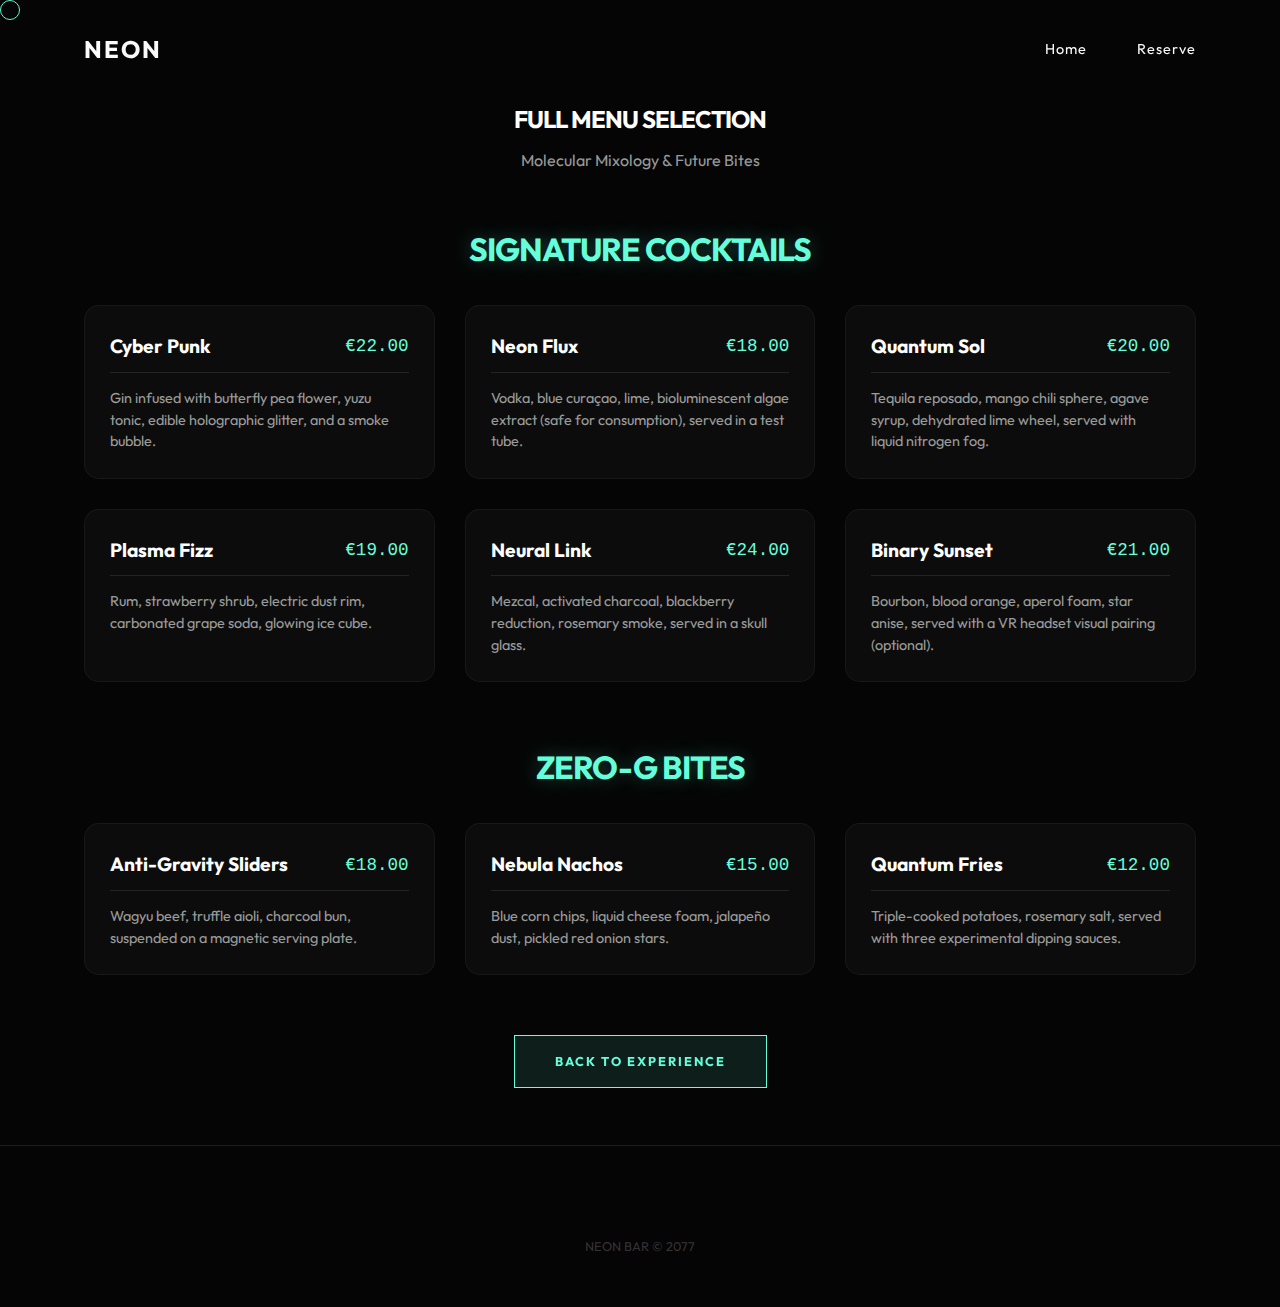
<file: NEON_cocktail/menu.html>
<!DOCTYPE html>
<html lang="it">

<head>
    <meta charset="UTF-8">
    <meta name="viewport" content="width=device-width, initial-scale=1.0">
    <title>NEON | Full Menu</title>
    <link rel="preconnect" href="https://fonts.googleapis.com">
    <link rel="preconnect" href="https://fonts.gstatic.com" crossorigin>
    <link href="https://fonts.googleapis.com/css2?family=Outfit:wght@300;500;700&display=swap" rel="stylesheet">
    <link rel="stylesheet" href="styles.css">
    <style>
        .menu-header {
            text-align: center;
            padding: 100px 0 50px;
        }

        .menu-category {
            margin-bottom: 60px;
        }

        .menu-category h3 {
            font-size: 2rem;
            color: var(--accent-color);
            margin-bottom: 30px;
            text-align: center;
            text-shadow: var(--accent-glow);
        }

        .menu-grid {
            display: grid;
            grid-template-columns: repeat(auto-fit, minmax(300px, 1fr));
            gap: 30px;
        }

        .menu-item {
            background: var(--bg-card);
            border: 1px solid rgba(255, 255, 255, 0.05);
            border-radius: 15px;
            padding: 25px;
            transition: var(--transition);
        }

        .menu-item:hover {
            border-color: var(--accent-color);
            transform: translateY(-5px);
            box-shadow: var(--accent-glow);
        }

        .item-header {
            display: flex;
            justify-content: space-between;
            align-items: center;
            margin-bottom: 15px;
            border-bottom: 1px solid rgba(255, 255, 255, 0.1);
            padding-bottom: 10px;
        }

        .item-name {
            font-size: 1.2rem;
            font-weight: 700;
            color: #fff;
        }

        .item-price {
            color: var(--accent-color);
            font-family: monospace;
            font-size: 1.1rem;
        }

        .item-desc {
            color: var(--text-muted);
            font-size: 0.9rem;
            line-height: 1.5;
        }

        .back-btn-container {
            text-align: center;
            margin-top: 50px;
            margin-bottom: 50px;
        }
    </style>
</head>

<body>
    <div class="cursor"></div>

    <header id="main-header">
        <div class="container header-content">
            <div class="logo">
                <h1>NEON</h1>
            </div>
            <nav>
                <ul class="nav-links">
                    <li><a href="index.html">Home</a></li>
                    <li><a href="index.html#reserve">Reserve</a></li>
                </ul>
            </nav>
        </div>
    </header>

    <main class="container">
        <div class="menu-header">
            <h2>Full Menu Selection</h2>
            <p style="color: var(--text-muted); margin-top: 10px;">Molecular Mixology & Future Bites</p>
        </div>

        <div class="menu-category">
            <h3>Signature Cocktails</h3>
            <div class="menu-grid">
                <div class="menu-item">
                    <div class="item-header">
                        <span class="item-name">Cyber Punk</span>
                        <span class="item-price">€22.00</span>
                    </div>
                    <p class="item-desc">Gin infused with butterfly pea flower, yuzu tonic, edible holographic glitter,
                        and a smoke bubble.</p>
                </div>
                <div class="menu-item">
                    <div class="item-header">
                        <span class="item-name">Neon Flux</span>
                        <span class="item-price">€18.00</span>
                    </div>
                    <p class="item-desc">Vodka, blue curaçao, lime, bioluminescent algae extract (safe for consumption),
                        served in a test tube.</p>
                </div>
                <div class="menu-item">
                    <div class="item-header">
                        <span class="item-name">Quantum Sol</span>
                        <span class="item-price">€20.00</span>
                    </div>
                    <p class="item-desc">Tequila reposado, mango chili sphere, agave syrup, dehydrated lime wheel,
                        served with liquid nitrogen fog.</p>
                </div>
                <div class="menu-item">
                    <div class="item-header">
                        <span class="item-name">Plasma Fizz</span>
                        <span class="item-price">€19.00</span>
                    </div>
                    <p class="item-desc">Rum, strawberry shrub, electric dust rim, carbonated grape soda, glowing ice
                        cube.</p>
                </div>
                <div class="menu-item">
                    <div class="item-header">
                        <span class="item-name">Neural Link</span>
                        <span class="item-price">€24.00</span>
                    </div>
                    <p class="item-desc">Mezcal, activated charcoal, blackberry reduction, rosemary smoke, served in a
                        skull glass.</p>
                </div>
                <div class="menu-item">
                    <div class="item-header">
                        <span class="item-name">Binary Sunset</span>
                        <span class="item-price">€21.00</span>
                    </div>
                    <p class="item-desc">Bourbon, blood orange, aperol foam, star anise, served with a VR headset visual
                        pairing (optional).</p>
                </div>
            </div>
        </div>

        <div class="menu-category">
            <h3>Zero-G Bites</h3>
            <div class="menu-grid">
                <div class="menu-item">
                    <div class="item-header">
                        <span class="item-name">Anti-Gravity Sliders</span>
                        <span class="item-price">€18.00</span>
                    </div>
                    <p class="item-desc">Wagyu beef, truffle aioli, charcoal bun, suspended on a magnetic serving plate.
                    </p>
                </div>
                <div class="menu-item">
                    <div class="item-header">
                        <span class="item-name">Nebula Nachos</span>
                        <span class="item-price">€15.00</span>
                    </div>
                    <p class="item-desc">Blue corn chips, liquid cheese foam, jalapeño dust, pickled red onion stars.
                    </p>
                </div>
                <div class="menu-item">
                    <div class="item-header">
                        <span class="item-name">Quantum Fries</span>
                        <span class="item-price">€12.00</span>
                    </div>
                    <p class="item-desc">Triple-cooked potatoes, rosemary salt, served with three experimental dipping
                        sauces.</p>
                </div>
            </div>
        </div>

        <div class="back-btn-container">
            <a href="index.html" class="btn">Back to Experience</a>
        </div>
    </main>

    <footer>
        <div class="container">
            <p class="copyright">NEON BAR © 2077</p>
        </div>
    </footer>

    <script>
        // Simple cursor script for this page
        const cursor = document.querySelector('.cursor');
        document.addEventListener('mousemove', (e) => {
            cursor.style.left = e.clientX + 'px';
            cursor.style.top = e.clientY + 'px';
        });

        document.querySelectorAll('a, .menu-item').forEach(el => {
            el.addEventListener('mouseenter', () => cursor.classList.add('hovered'));
            el.addEventListener('mouseleave', () => cursor.classList.remove('hovered'));
        });
    </script>
</body>

</html>
</file>
<file: NEON_cocktail/styles.css>
:root {
    --bg-color: #050505;
    --bg-card: rgba(255, 255, 255, 0.03);
    --text-main: #ffffff;
    --text-muted: rgba(255, 255, 255, 0.6);
    --accent-glow: 0 0 20px rgba(100, 255, 218, 0.3);
    --accent-color: #64ffda;
    /* Neon Cyan */
    --gradient-1: linear-gradient(45deg, #64ffda, #bd34fe);
    --font-main: 'Outfit', sans-serif;
    --transition: all 0.4s cubic-bezier(0.165, 0.84, 0.44, 1);
}

* {
    margin: 0;
    padding: 0;
    box-sizing: border-box;
}

body {
    font-family: var(--font-main);
    background-color: var(--bg-color);
    color: var(--text-main);
    line-height: 1.6;
    overflow-x: hidden;
    cursor: none;
    /* Custom cursor */
}

/* Custom Cursor */
.cursor {
    width: 20px;
    height: 20px;
    border: 1px solid var(--accent-color);
    border-radius: 50%;
    position: fixed;
    pointer-events: none;
    z-index: 9999;
    transition: transform 0.1s ease;
    mix-blend-mode: difference;
}

.cursor.hovered {
    transform: scale(2.5);
    background-color: var(--accent-color);
    opacity: 0.5;
    border: none;
}

h1,
h2,
h3,
h4 {
    font-weight: 700;
    text-transform: uppercase;
    letter-spacing: -1px;
}

a {
    text-decoration: none;
    color: inherit;
    transition: var(--transition);
}

ul {
    list-style: none;
}

.container {
    width: 90%;
    max-width: 1400px;
    /* Wider for modern look */
    margin: 0 auto;
    padding: 0 20px;
}

.section-padding {
    padding: 120px 0;
}

/* Buttons */
.btn {
    display: inline-block;
    padding: 15px 40px;
    border: 1px solid var(--accent-color);
    /* Changed border to accent color */
    background: rgba(100, 255, 218, 0.1);
    /* Slight tint */
    color: var(--accent-color);
    /* Text color matches accent */
    text-transform: uppercase;
    letter-spacing: 2px;
    font-size: 0.8rem;
    cursor: pointer;
    transition: var(--transition);
    backdrop-filter: blur(10px);
    position: relative;
    overflow: hidden;
    font-weight: 700;
}

.btn::before {
    content: '';
    position: absolute;
    top: 0;
    left: -100%;
    width: 100%;
    height: 100%;
    background: var(--accent-color);
    /* Solid neon fill on hover */
    transition: var(--transition);
    z-index: -1;
}

.btn:hover::before {
    left: 0;
}

.btn:hover {
    color: var(--bg-color);
    /* Black text on hover */
    box-shadow: var(--accent-glow);
}

/* Header */
#main-header {
    position: fixed;
    top: 0;
    left: 0;
    width: 100%;
    z-index: 1000;
    padding: 30px 0;
    mix-blend-mode: difference;
}

.header-content {
    display: flex;
    justify-content: space-between;
    align-items: center;
}

.logo h1 {
    font-size: 1.5rem;
    letter-spacing: 2px;
}

.nav-links {
    display: flex;
    gap: 50px;
}

.nav-links a {
    font-size: 0.9rem;
    letter-spacing: 1px;
    position: relative;
}

.nav-links a::after {
    content: '';
    position: absolute;
    bottom: -5px;
    left: 0;
    width: 0;
    height: 1px;
    background-color: var(--accent-color);
    transition: var(--transition);
}

.nav-links a:hover::after {
    width: 100%;
}

.lang-btn {
    background: transparent;
    border: 1px solid var(--accent-color);
    color: var(--accent-color);
    padding: 5px 15px;
    font-family: var(--font-main);
    cursor: pointer;
    font-size: 0.9rem;
    border-radius: 20px;
    transition: var(--transition);
    text-transform: uppercase;
    letter-spacing: 1px;
}

.lang-btn:hover {
    background: var(--accent-color);
    color: var(--bg-color);
    box-shadow: var(--accent-glow);
}

/* Hero */
.hero {
    height: 100vh;
    position: relative;
    display: flex;
    align-items: center;
    justify-content: center;
    overflow: hidden;
}

.hero-bg {
    position: absolute;
    top: 0;
    left: 0;
    width: 100%;
    height: 100%;
    background: url('https://images.unsplash.com/photo-1514362545857-3bc16c4c7d1b?q=80&w=2070&auto=format&fit=crop') no-repeat center center/cover;
    filter: brightness(0.4) contrast(1.2);
    z-index: -1;
    transform: scale(1.1);
    animation: breathe 20s infinite alternate;
}

@keyframes breathe {
    from {
        transform: scale(1.1);
    }

    to {
        transform: scale(1.2);
    }
}

.hero-content {
    text-align: center;
    z-index: 1;
}

.hero-content h2 {
    font-size: 6vw;
    /* Responsive large text */
    line-height: 0.9;
    margin-bottom: 20px;
    background: linear-gradient(to right, #fff, #aaa);
    -webkit-background-clip: text;
    background-clip: text;
    -webkit-text-fill-color: transparent;
    opacity: 0;
    transform: translateY(50px);
    animation: slideUp 1s forwards 0.5s;
}

.hero-content p {
    font-size: 1.2rem;
    color: var(--text-muted);
    margin-bottom: 40px;
    letter-spacing: 2px;
    opacity: 0;
    transform: translateY(30px);
    animation: slideUp 1s forwards 0.8s;
}

@keyframes slideUp {
    to {
        opacity: 1;
        transform: translateY(0);
    }
}

/* Bento Grid Menu */
.bento-grid {
    display: grid;
    grid-template-columns: repeat(4, 1fr);
    grid-template-rows: repeat(2, 300px);
    gap: 20px;
}

.bento-item {
    background: var(--bg-card);
    border: 1px solid rgba(255, 255, 255, 0.05);
    border-radius: 20px;
    padding: 30px;
    position: relative;
    overflow: hidden;
    transition: var(--transition);
    display: flex;
    flex-direction: column;
    justify-content: flex-end;
    backdrop-filter: blur(10px);
}

.bento-item:hover {
    transform: translateY(-5px) scale(1.02);
    border-color: rgba(255, 255, 255, 0.2);
    box-shadow: 0 20px 40px rgba(0, 0, 0, 0.5);
}

.bento-item.large {
    grid-column: span 2;
}

.bento-item.tall {
    grid-row: span 2;
}

.bento-bg {
    position: absolute;
    top: 0;
    left: 0;
    width: 100%;
    height: 100%;
    object-fit: cover;
    opacity: 0.4;
    transition: var(--transition);
    z-index: -1;
}

.bento-item:hover .bento-bg {
    opacity: 0.6;
    transform: scale(1.1);
}

.bento-content {
    z-index: 1;
}

.bento-content h4 {
    font-size: 1.5rem;
    margin-bottom: 5px;
}

.bento-content span {
    color: var(--accent-color);
    font-family: monospace;
    font-size: 1.1rem;
}

/* Marquee */
.marquee-container {
    overflow: hidden;
    white-space: nowrap;
    padding: 50px 0;
    background: var(--bg-color);
    border-top: 1px solid rgba(255, 255, 255, 0.1);
    border-bottom: 1px solid rgba(255, 255, 255, 0.1);
}

.marquee-content {
    display: inline-block;
    animation: marquee 20s linear infinite;
}

.marquee-content span {
    font-size: 4rem;
    font-weight: 700;
    color: rgba(255, 255, 255, 0.05);
    margin-right: 50px;
    -webkit-text-stroke: 1px rgba(255, 255, 255, 0.2);
}

@keyframes marquee {
    0% {
        transform: translateX(0);
    }

    100% {
        transform: translateX(-50%);
    }
}

/* Footer */
footer {
    border-top: 1px solid rgba(255, 255, 255, 0.1);
    padding: 50px 0;
    text-align: center;
    color: var(--text-muted);
    font-size: 0.8rem;
}

/* Responsive */
@media (max-width: 1024px) {
    .bento-grid {
        grid-template-columns: repeat(2, 1fr);
        grid-template-rows: auto;
    }

    .bento-item.large,
    .bento-item.tall {
        grid-column: span 1;
        grid-row: span 1;
        height: 300px;
    }
}

@media (max-width: 768px) {
    .hero-content h2 {
        font-size: 12vw;
    }

    .bento-grid {
        grid-template-columns: 1fr;
    }

    .nav-links {
        display: none;
    }
}

/* Location Section */
.location-grid {
    display: grid;
    grid-template-columns: 1fr 1fr;
    gap: 30px;
    height: 500px;
}

.map-container {
    width: 100%;
    height: 100%;
    border-radius: 20px;
    overflow: hidden;
    border: 1px solid rgba(255, 255, 255, 0.1);
}

.location-photos {
    display: grid;
    grid-template-rows: 1fr 1fr;
    gap: 30px;
}

.loc-photo {
    width: 100%;
    height: 100%;
    background-size: cover;
    background-position: center;
    border-radius: 20px;
    border: 1px solid rgba(255, 255, 255, 0.1);
    transition: var(--transition);
}

.loc-photo:hover {
    transform: scale(1.02);
    box-shadow: var(--accent-glow);
}

/* Reservation Form */
.reservation-form {
    max-width: 600px;
    margin: 0 auto;
    display: flex;
    flex-direction: column;
    gap: 20px;
}

.form-group {
    display: flex;
    gap: 20px;
}

.reservation-form input,
.reservation-form select {
    width: 100%;
    background: rgba(255, 255, 255, 0.05);
    border: 1px solid rgba(255, 255, 255, 0.1);
    padding: 15px;
    color: var(--text-main);
    font-family: var(--font-main);
    border-radius: 5px;
    outline: none;
    transition: var(--transition);
}

.reservation-form input:focus,
.reservation-form select:focus {
    border-color: var(--accent-color);
    box-shadow: 0 0 10px rgba(100, 255, 218, 0.1);
}

/* Footer */
.footer-content {
    display: flex;
    justify-content: space-between;
    align-items: center;
    flex-wrap: wrap;
    gap: 30px;
    text-align: left;
}

.footer-info h4 {
    font-size: 1.5rem;
    margin-bottom: 10px;
    color: var(--accent-color);
}

.footer-info p {
    color: var(--text-muted);
    margin-bottom: 5px;
}

.footer-social a {
    margin-left: 20px;
    color: var(--text-main);
    font-weight: 700;
}

.footer-social a:hover {
    color: var(--accent-color);
}

.copyright {
    width: 100%;
    text-align: center;
    margin-top: 40px;
    color: rgba(255, 255, 255, 0.2);
    font-size: 0.8rem;
}

@media (max-width: 768px) {
    .location-grid {
        grid-template-columns: 1fr;
        height: auto;
    }

    .map-container {
        height: 300px;
    }

    .location-photos {
        height: 400px;
    }

    .form-group {
        flex-direction: column;
    }

    .footer-content {
        flex-direction: column;
        text-align: center;
    }

    .footer-social a {
        margin: 0 10px;
    }
}
</file>
